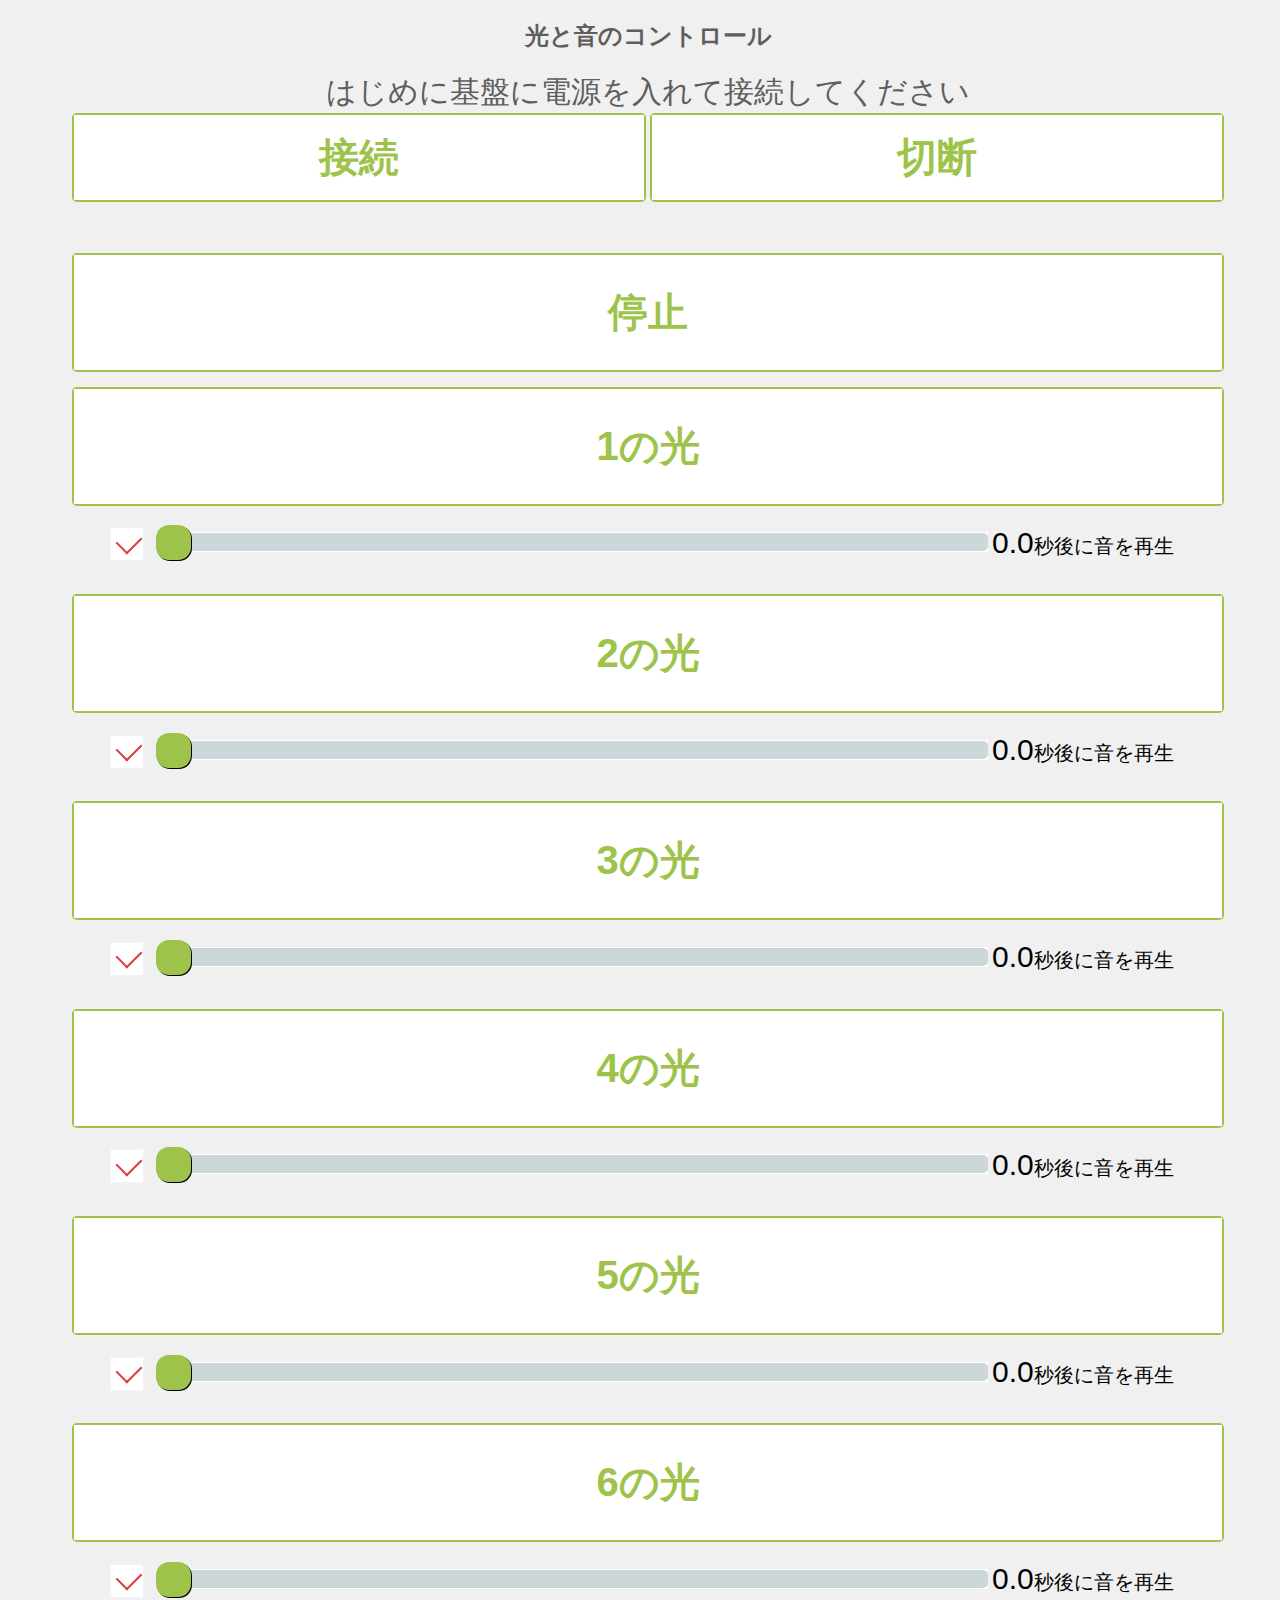
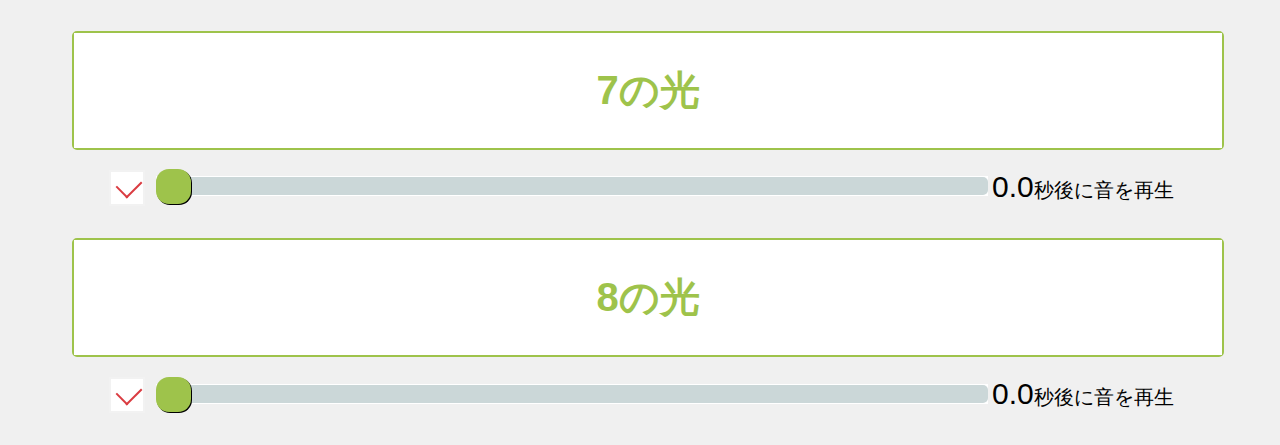
<file: index.html>
<!DOCTYPE html>
<html>
<head>
<meta charset="utf-8" />
<meta http-equiv="X-UA-Compatible" content="IE=edge"/>
<title>ESP_GATTS_DEMO</title>
</head>

<body>
  <div class="container">
    <h2>光と音のコントロール</h2>
    <span class = "explain">はじめに基盤に電源を入れて接続してください</span><br>
    <button id="connect" class="btn-animation-01"><span>接続</span></button>
    <button id="disconnect" class="btn-animation-01"><span>切断</span></button>
  </div>
<br>
<br>
<!--
<div class="switch">
    <label class="switch__label">
        <input id="ble_connect" type="checkbox" class="switch__input"/>
        <span class="switch__content"></span>
        <span class="switch__circle"></span>
    </label>
    <span>まず基盤に電源を入れてble接続してください</span>
</div>
-->
<div class="container">
    <button id="send" value="10" class="btn-animation-02"><span>停止</span></a></button>
</div>
<div class="container">
    <button id="send" value="1" class="btn-animation-02"><span>1の光</span></a></button>
    <div class="cp_ipcheck">
        <input type="checkbox" id = "check1" class="check-animation" checked="checked">
        <input id = "time" type="range" class="input-range" value="0.0" min="0.0" max="5.0"  step="0.1" data-unit="%"
            oninput="document.getElementById('output1').value=Number(this.value).toFixed(1)">
        <output id="output1">0.0</output><span>秒後に音を再生</span>
    </div>
</div>
<div class="container">
    <button id="send" value="2" class="btn-animation-02"><span>2の光</span></a></button>
    <div class="cp_ipcheck">
        <input type="checkbox" id = "check2" class="check-animation" checked="checked">
        <input id = "time" type="range" class="input-range" value="0" min="0" max="5"  step="0.1" data-unit="%"
            oninput="document.getElementById('output2').value=Number(this.value).toFixed(1)">
        <output id="output2">0.0</output><span>秒後に音を再生</span>
    </div>
</div>
<div class="container">
    <button id="send" value="3" class="btn-animation-02"><span>3の光</span></a></button>
    <div class="cp_ipcheck">
        <input type="checkbox" id = "check3" class="check-animation" checked="checked">
        <input id = "time" type="range" class="input-range" value="0" min="0" max="5"  step="0.1" data-unit="%"
            oninput="document.getElementById('output3').value=Number(this.value).toFixed(1)">
        <output id="output3">0.0</output><span>秒後に音を再生</span>
    </div>
</div>
<div class="container">
    <button id="send" value="4" class="btn-animation-02"><span>4の光</span></a></button>
    <div class="cp_ipcheck">
        <input type="checkbox" id = "check4" class="check-animation" checked="checked">
        <input id = "time" type="range" class="input-range" value="0" min="0" max="5"  step="0.1" data-unit="%"
            oninput="document.getElementById('output4').value=Number(this.value).toFixed(1)">
        <output id="output4">0.0</output><span>秒後に音を再生</span>
    </div>
</div>
<div class="container">
    <button id="send" value="5" class="btn-animation-02"><span>5の光</span></a></button>
    <div class="cp_ipcheck">
        <input type="checkbox" id = "check5" class="check-animation" checked="checked">
        <input id = "time" type="range" class="input-range" value="0" min="0" max="5"  step="0.1" data-unit="%"
            oninput="document.getElementById('output5').value=Number(this.value).toFixed(1)">
        <output id="output5">0.0</output><span>秒後に音を再生</span>
    </div>
</div>
<div class="container">
    <button id="send" value="6" class="btn-animation-02"><span>6の光</span></a></button>
    <div class="cp_ipcheck">
        <input type="checkbox" id = "check6" class="check-animation" checked="checked">
        <input id = "time" type="range" class="input-range" value="0" min="0" max="5"  step="0.1" data-unit="%"
            oninput="document.getElementById('output6').value=Number(this.value).toFixed(1)">
        <output id="output6">0.0</output><span>秒後に音を再生</span>
    </div>
</div>
<div class="container">
    <button id="send" value="7" class="btn-animation-02"><span>7の光</span></a></button>
    <div class="cp_ipcheck">
        <input type="checkbox" id = "check7" class="check-animation" checked="checked">
        <input id = "time" type="range" class="input-range" value="0" min="0" max="5"  step="0.1" data-unit="%"
            oninput="document.getElementById('output7').value=Number(this.value).toFixed(1)">
        <output id="output7">0.0</output><span>秒後に音を再生</span>
    </div>
</div>
<div class="container">
    <button id="send" value="8" class="btn-animation-02"><span>8の光</span></a></button>
    <div class="cp_ipcheck">
        <input type="checkbox" id = "check8" class="check-animation" checked="checked">
        <input id = "time" type="range" class="input-range" value="0" min="0" max="5"  step="0.1" data-unit="%"
            oninput="document.getElementById('output8').value=Number(this.value).toFixed(1)">
        <output id="output8">0.0</output><span>秒後に音を再生</span>
    </div>
</div>

<script src="https://d3js.org/d3.v5.min.js"></script>
<script src="https://code.jquery.com/jquery-2.2.4.min.js"></script>
<script type="text/javascript" src="ble_light.js"></script>

<link rel="stylesheet" type="text/css" href="style.css">

</body>
</html>
</file>
<file: style.css>
@charset "utf-8";
/* CSS Document */

HTML  CSS Result
EDIT ON

html, body {
	height: 100%;
	width: 100%;
	min-width: 1040px;
	font-family: "Yu Gothic", YuGothic, Verdana, 'Hiragino Kaku Gothic ProN','Hiragino Kaku Gothic Pro', 'ヒラギノ角ゴ Pro W3', 'メイリオ', Meiryo, sans-serif;
  background-color: #f0f0f0;

}

.container {
  text-align: center;
	margin-bottom: 15px;
	position: relative;
}

.container .explain{
	color: #5e5e5e;
	font-size: 30px;
}

.container h2{
	color: #5e5e5e;
}

/*
.connect_container{
	margin-bottom: 30px;
	color: #5e5e5e;
	position: relative;
}
*/


/* BLE ON/OFFスイッチ　*/
/*
.switch span{
 vertical-align:middle;
}
.switch__label {
	width: 55px;
	position: relative;
	display: inline-block;
}
.switch__content {
	display: block;
  cursor: pointer;
  position: relative;
  border-radius: 30px;
  height: 31px;
overflow: hidden;
}
.switch__content:before {
	content: "";
	display: block;
	position: absolute;
	width: calc(100% - 3px);
	height: calc(100% - 3px);
	top: 0;
	left: 0;
	border: 1.5px solid #9ec34b;
	border-radius: 30px;
	background-color: #fff;
}
.switch__content:after {
	content: "";
	display: block;
	position: absolute;
	background-color: transparent;
	width: 0;
	height: 0;
	top: 50%;
	left: 50%;
	border-radius: 30px;
	-webkit-transition: all .5s;
	   -moz-transition: all .5s;
	    -ms-transition: all .5s;
	     -o-transition: all .5s;
	        transition: all .5s;
}
.switch__input {
	display: none;
}
.switch__circle {
	display: block;
	top: 2px;
	left: 2px;
	position: absolute;
	-webkit-box-shadow: 0 2px 6px #999;
	        box-shadow: 0 2px 6px #999;
	width: 27px;
	height: 27px;
	-webkit-border-radius: 20px;
	        border-radius: 20px;
	background-color: #fff;
	-webkit-transition: all .5s;
	   -moz-transition: all .5s;
	    -ms-transition: all .5s;
	     -o-transition: all .5s;
	        transition: all .5s;
}
.switch__input:checked ~ .switch__circle {
	left: 26px;
}
.switch__input:checked ~ .switch__content:after {
	background-color: #9ec34b;
	top: 0;
	left: 0;
	width: 100%;
	height: 100%;
}
*/

/* ここから下がボタンのCSS　*/
.btn-animation-01 {
  display: inline-block;
  width: 44.8%;
  text-align: center;
  background-color: #9ec34b;
  border: 2px solid #9ec34b;
  font-size: 40px;
  color: #9ec34b;
  text-decoration: none;
  font-weight: bold;
  padding: 15px 35px;
  border-radius: 5px;
  position: relative;
　
}

.btn-animation-01 span {
  position: relative;
  z-index: 1;
}

.btn-animation-01::before,
.btn-animation-01::after {
  content: "";
  display: block;
  background-color: #FFF;
  width: 50%;
  height: 100%;
  position: absolute;
  top: 0;
  transition: .2s;
}
.btn-animation-01::before {
  left: 0;
}
.btn-animation-01::after {
  right: 0;
}

.btn-animation-01:hover:before,
.btn-animation-01:hover:after {
  width: 0;
  background-color: #FFF;
}

.btn-animation-01:hover {
  color: #FFF;
}



/* ここから下がボタンのCSS　*/
.btn-animation-02 {
  display: inline-block;
  width: 90%;
  text-align: center;
  background-color: #9ec34b;
  border: 2px solid #9ec34b;
  font-size: 40px;
  color: #9ec34b;
  text-decoration: none;
  font-weight: bold;
  padding: 30px 35px;
  border-radius: 5px;
  position: relative;
}

.btn-animation-02 span {
  position: relative;
  z-index: 1;
}

.btn-animation-02::before,
.btn-animation-02::after {
  content: "";
  display: block;
  background-color: #FFF;
  width: 50%;
  height: 100%;
  position: absolute;
  top: 0;
  transition: .2s;
}
.btn-animation-02::before {
  left: 0;
}
.btn-animation-02::after {
  right: 0;
}

.btn-animation-02:hover:before,
.btn-animation-02:hover:after {
  width: 0;
  background-color: #FFF;
}

.btn-animation-02:hover {
  color: #FFF;
}


VIEW RESOURCES 1×
0.5×
0.25×
RERUN


/* ここから下がチェックボックスのCSS　*/
/*.container .cp_ipcheck{
}
*/
.cp_ipcheck {
 	width: 90%;
 	text-align: left;
	/*position: relative;*/
 }

 .cp_ipcheck output{
	 font-size: 30px;
 }
 .cp_ipcheck span{
	 font-size: 20px;
 }

 .cp_ipcheck .check-animation {
 	position: relative;
 	margin: 0 1rem 0 0;
 	cursor: pointer;
 }
 .cp_ipcheck .check-animation:before {
 	position: absolute;
 	z-index: 1;
 	top: -0.425rem;
 	left: -0.2875rem;
 	width: 1.25rem;
 	height: 0.875rem;
 	content: '';
 	-webkit-transition: -webkit-transform 0.4s cubic-bezier(0.45, 1.8, 0.5, 0.75);
 	        transition:         transform 0.4s cubic-bezier(0.45, 1.8, 0.5, 0.75);
 	-webkit-transform: rotate(-45deg) scale(0, 0);
 	        transform: rotate(-45deg) scale(0, 0);
 	border: 2px solid #da3c41;
 	border-top-style: none;
 	border-right-style: none;
 }
 .cp_ipcheck .check-animation:checked:before {
 	-webkit-transform: rotate(-45deg) scale(1, 1);
 	        transform: rotate(-45deg) scale(1, 1);
 }
 .cp_ipcheck .check-animation:after {
 	position: absolute;
 	top: -0.825rem;
 	left: -0.8rem;
 	width: 2rem;
 	height: 2rem;
 	content: '';
 	cursor: pointer;
 	border: 2px solid #f2f2f2;
 	background: #ffffff;
 }

/* ここから下がコントロールバーのCSS　*/
input[type=range] {
  height: 20px;
  -webkit-appearance: none;
  margin: 2em auto;
  width: 65%;
}
input[type=range]:focus {
  outline: none;
}
input[type=range]::-webkit-slider-runnable-track {
  width: 100%;
  height: 18px;
  cursor: pointer;
  animate: 0.2s;
  box-shadow: 0px 0px 0px #000000;
  background: #CBD7D8;
  border-radius: 5px;
  border: 0px solid #000000;
}
input[type=range]::-webkit-slider-thumb {
  box-shadow: 1px 1px 0px #000000;
  border: 0px solid #000000;
  height: 35px;
  width: 35px;
  border-radius: 13px;
  background: #9EC34B;
  cursor: pointer;
  -webkit-appearance: none;
  margin-top: -8px;
}
input[type=range]:focus::-webkit-slider-runnable-track {
  background: #CBD7D8;
}
input[type=range]::-moz-range-track {
  width: 100%;
  height: 8px;
  cursor: pointer;
  animate: 0.2s;
  box-shadow: 0px 0px 0px #000000;
  background: #CBD7D8;
  border-radius: 5px;
  border: 0px solid #000000;
}
input[type=range]::-moz-range-thumb {
  box-shadow: 1px 1px 0px #000000;
  border: 0px solid #000000;
  height: 20px;
  width: 20px;
  border-radius: 13px;
  background: #9EC34B;
  cursor: pointer;
}
input[type=range]::-ms-track {
  width: 100%;
  height: 8px;
  cursor: pointer;
  animate: 0.2s;
  background: transparent;
  border-color: transparent;
  color: transparent;
}
input[type=range]::-ms-fill-lower {
  background: #CBD7D8;
  border: 0px solid #000000;
  border-radius: 10px;
  box-shadow: 0px 0px 0px #000000;
}
input[type=range]::-ms-fill-upper {
  background: #CBD7D8;
  border: 0px solid #000000;
  border-radius: 10px;
  box-shadow: 0px 0px 0px #000000;
}
input[type=range]::-ms-thumb {
  margin-top: 1px;
  box-shadow: 1px 1px 0px #000000;
  border: 0px solid #000000;
  height: 20px;
  width: 20px;
  border-radius: 13px;
  background: #9EC34B;
  cursor: pointer;
}
input[type=range]:focus::-ms-fill-lower {
  background: #CBD7D8;
}
input[type=range]:focus::-ms-fill-upper {
  background: #CBD7D8;
}
</file>
